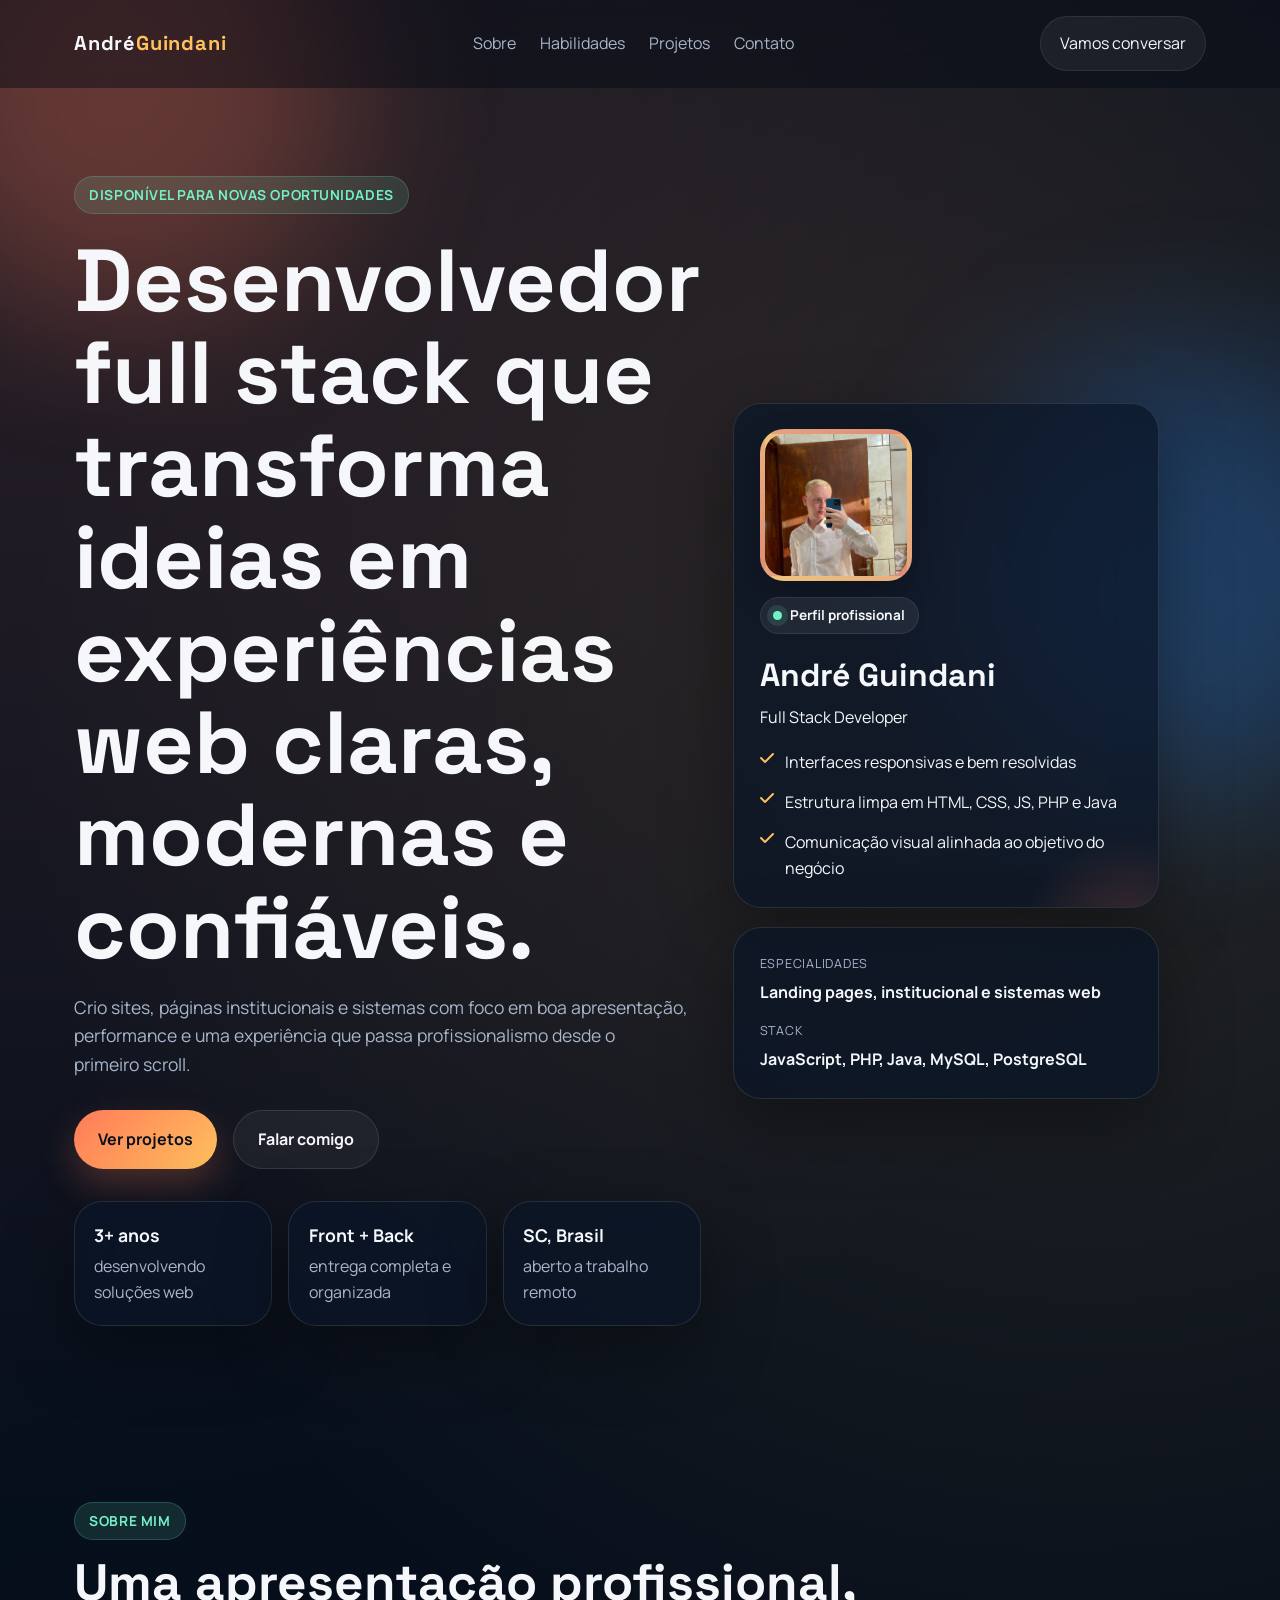
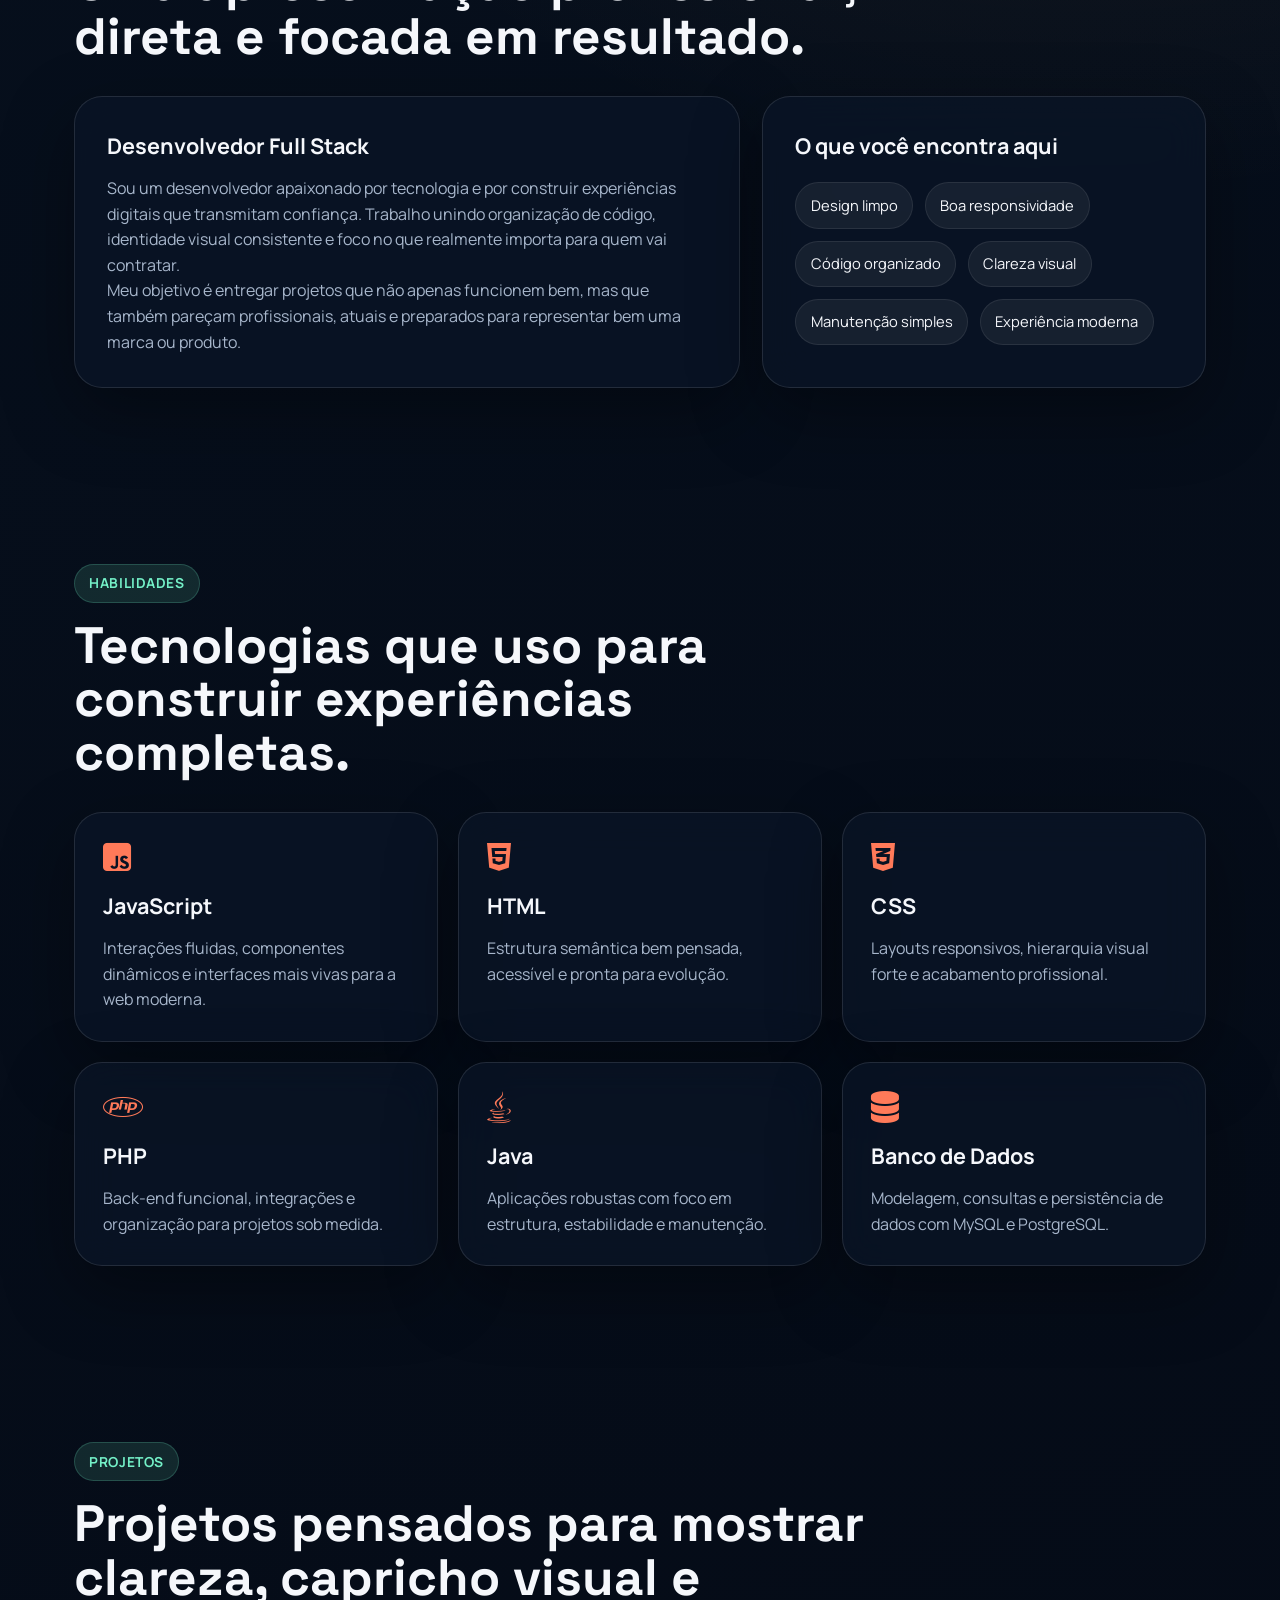
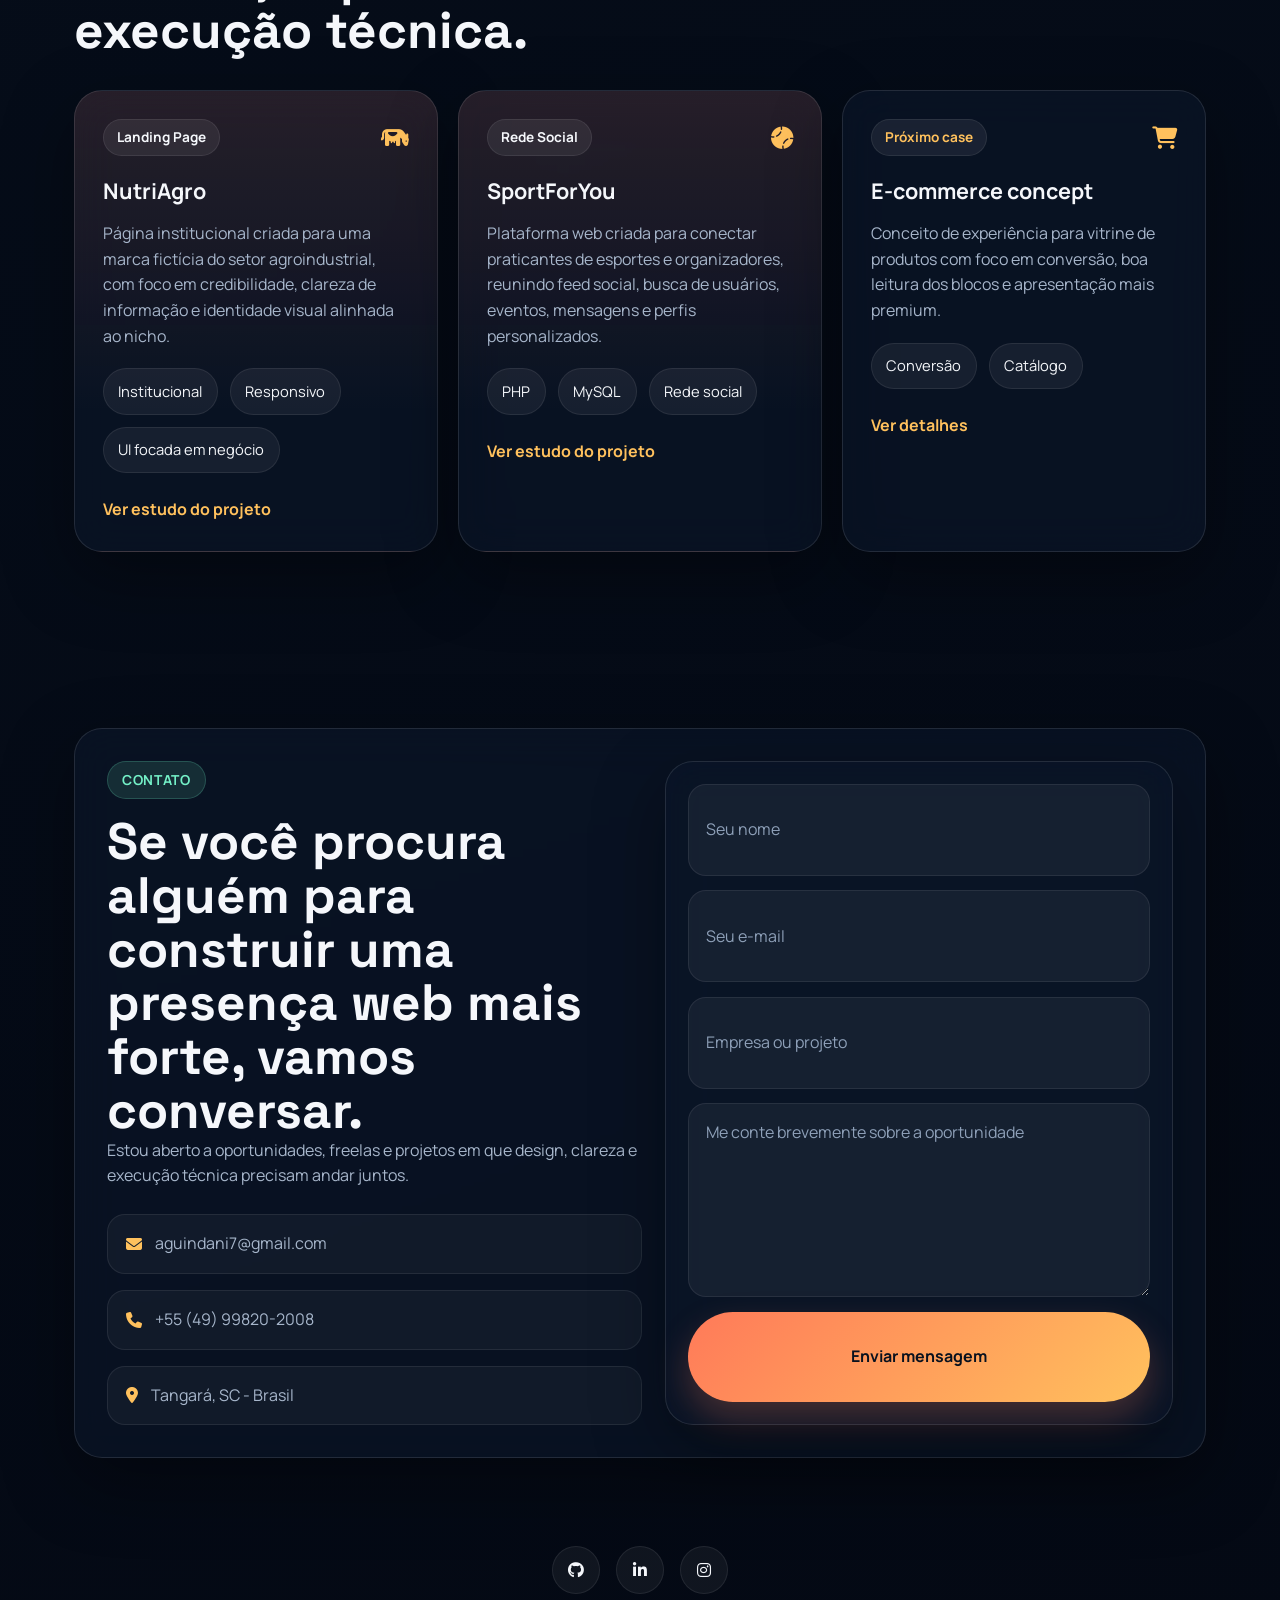
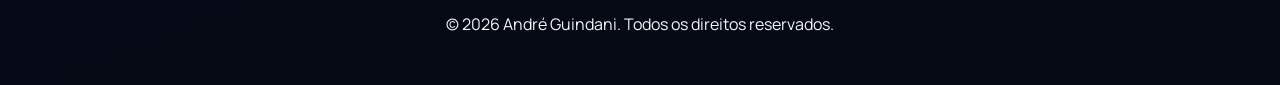
<file: index.html>
﻿<!DOCTYPE html>
<html lang="pt-BR">
<head>
    <meta charset="UTF-8">
    <meta name="viewport" content="width=device-width, initial-scale=1.0">
    <title>André Guindani | Desenvolvedor Full Stack e Portfólio Web</title>
    <meta name="description" content="Portfólio de André Guindani, desenvolvedor full stack com foco em sites institucionais, interfaces modernas, sistemas web e projetos com apresentação profissional.">
    <meta name="author" content="André Guindani">
    <meta name="robots" content="index, follow, max-image-preview:large">
    <meta name="theme-color" content="#07111f">
    <link rel="canonical" href="https://andreguindani.vercel.app/">
    <meta property="og:locale" content="pt_BR">
    <meta property="og:type" content="website">
    <meta property="og:site_name" content="Portfólio André Guindani">
    <meta property="og:url" content="https://andreguindani.vercel.app/">
    <meta property="og:title" content="André Guindani | Desenvolvedor Full Stack e Portfólio Web">
    <meta property="og:description" content="Conheça projetos, habilidades e formas de contato de André Guindani, desenvolvedor full stack com foco em experiências web modernas.">
    <meta property="og:image" content="https://andreguindani.vercel.app/src/assets/images/andre-guindani.jpg">
    <meta property="og:image:alt" content="Foto de André Guindani">
    <meta name="twitter:card" content="summary_large_image">
    <meta name="twitter:title" content="André Guindani | Desenvolvedor Full Stack e Portfólio Web">
    <meta name="twitter:description" content="Projetos, habilidades e contato de André Guindani, desenvolvedor full stack focado em experiências web modernas.">
    <meta name="twitter:image" content="https://andreguindani.vercel.app/src/assets/images/andre-guindani.jpg">
    <link rel="preconnect" href="https://fonts.googleapis.com">
    <link rel="preconnect" href="https://fonts.gstatic.com" crossorigin>
    <link href="https://fonts.googleapis.com/css2?family=Manrope:wght@400;500;600;700;800&family=Space+Grotesk:wght@500;700&display=swap" rel="stylesheet">
    <link href="https://cdnjs.cloudflare.com/ajax/libs/font-awesome/6.7.2/css/all.min.css" rel="stylesheet">
    <link rel="stylesheet" href="src/css/style.css">
    <script type="application/ld+json">
        {
            "@context": "https://schema.org",
            "@type": "Person",
            "name": "André Guindani",
            "jobTitle": "Desenvolvedor Full Stack",
            "url": "https://andreguindani.vercel.app/",
            "image": "https://andreguindani.vercel.app/src/assets/images/andre-guindani.jpg",
            "email": "mailto:aguindani7@gmail.com",
            "telephone": "+55-49-99820-2008",
            "address": {
                "@type": "PostalAddress",
                "addressLocality": "Tangará",
                "addressRegion": "SC",
                "addressCountry": "BR"
            },
            "sameAs": [
                "https://github.com/andreguindani",
                "https://www.linkedin.com/in/andr%C3%A9guindani/",
                "https://www.instagram.com/andreguindani_/"
            ]
        }
    </script>
</head>
<body>
    <div class="page-glow page-glow-one"></div>
    <div class="page-glow page-glow-two"></div>

    <header class="site-header">
        <nav>
            <a href="#home" class="logo">André<span>Guindani</span></a>
            <ul class="nav-links">
                <li><a href="#about">Sobre</a></li>
                <li><a href="#skills">Habilidades</a></li>
                <li><a href="#projects">Projetos</a></li>
                <li><a href="#contact">Contato</a></li>
            </ul>
            <a href="#contact" class="nav-cta">Vamos conversar</a>
            <button class="mobile-menu" aria-label="Abrir menu" aria-expanded="false">
                <span></span>
                <span></span>
                <span></span>
            </button>
        </nav>
    </header>

    <main>
        <section id="home" class="hero section-shell">
            <div class="hero-copy fade-in">
                <span class="eyebrow">Disponível para novas oportunidades</span>
                <h1>Desenvolvedor full stack que transforma ideias em experiências web claras, modernas e confiáveis.</h1>
                <p>
                    Crio sites, páginas institucionais e sistemas com foco em boa apresentação,
                    performance e uma experiência que passa profissionalismo desde o primeiro scroll.
                </p>
                <div class="hero-actions">
                    <a href="#projects" class="btn btn-primary">Ver projetos</a>
                    <a href="#contact" class="btn btn-secondary">Falar comigo</a>
                </div>
                <div class="hero-highlights">
                    <div>
                        <strong>3+ anos</strong>
                        <span>desenvolvendo soluções web</span>
                    </div>
                    <div>
                        <strong>Front + Back</strong>
                        <span>entrega completa e organizada</span>
                    </div>
                    <div>
                        <strong>SC, Brasil</strong>
                        <span>aberto a trabalho remoto</span>
                    </div>
                </div>
            </div>

            <div class="hero-panel fade-in">
                <div class="hero-card profile-card">
                    <div class="profile-photo-frame">
                        <img src="src/assets/images/andre-guindani.jpg" alt="Foto de André Guindani" class="profile-photo">
                    </div>
                    <div class="profile-badge">
                        <span class="status-dot"></span>
                        Perfil profissional
                    </div>
                    <h2>André Guindani</h2>
                    <p>Full Stack Developer</p>
                    <ul class="profile-points">
                        <li><i class="fa-solid fa-check"></i> Interfaces responsivas e bem resolvidas</li>
                        <li><i class="fa-solid fa-check"></i> Estrutura limpa em HTML, CSS, JS, PHP e Java</li>
                        <li><i class="fa-solid fa-check"></i> Comunicação visual alinhada ao objetivo do negócio</li>
                    </ul>
                </div>
                <div class="hero-card metrics-card">
                    <div>
                        <span class="metric-label">Especialidades</span>
                        <strong>Landing pages, institucional e sistemas web</strong>
                    </div>
                    <div>
                        <span class="metric-label">Stack</span>
                        <strong>JavaScript, PHP, Java, MySQL, PostgreSQL</strong>
                    </div>
                </div>
            </div>
        </section>

        <section id="about" class="section-shell">
            <div class="section-heading fade-in">
                <span class="eyebrow">Sobre mim</span>
                <h2 class="section-title">Uma apresentação profissional, direta e focada em resultado.</h2>
            </div>

            <div class="about-grid fade-in">
                <article class="about-card about-main">
                    <h3>Desenvolvedor Full Stack</h3>
                    <p>
                        Sou um desenvolvedor apaixonado por tecnologia e por construir experiências digitais que transmitam confiança.
                        Trabalho unindo organização de código, identidade visual consistente e foco no que realmente importa para quem vai contratar.
                    </p>
                    <p>
                        Meu objetivo é entregar projetos que não apenas funcionem bem, mas que também pareçam profissionais,
                        atuais e preparados para representar bem uma marca ou produto.
                    </p>
                </article>

                <aside class="about-card about-side">
                    <h3>O que você encontra aqui</h3>
                    <div class="tag-list">
                        <span>Design limpo</span>
                        <span>Boa responsividade</span>
                        <span>Código organizado</span>
                        <span>Clareza visual</span>
                        <span>Manutenção simples</span>
                        <span>Experiência moderna</span>
                    </div>
                </aside>
            </div>
        </section>

        <section id="skills" class="section-shell">
            <div class="section-heading fade-in">
                <span class="eyebrow">Habilidades</span>
                <h2 class="section-title">Tecnologias que uso para construir experiências completas.</h2>
            </div>

            <div class="skills-grid fade-in">
                <article class="skill-card">
                    <i class="fab fa-js-square"></i>
                    <h3>JavaScript</h3>
                    <p>Interações fluidas, componentes dinâmicos e interfaces mais vivas para a web moderna.</p>
                </article>
                <article class="skill-card">
                    <i class="fab fa-html5"></i>
                    <h3>HTML</h3>
                    <p>Estrutura semântica bem pensada, acessível e pronta para evolução.</p>
                </article>
                <article class="skill-card">
                    <i class="fab fa-css3-alt"></i>
                    <h3>CSS</h3>
                    <p>Layouts responsivos, hierarquia visual forte e acabamento profissional.</p>
                </article>
                <article class="skill-card">
                    <i class="fab fa-php"></i>
                    <h3>PHP</h3>
                    <p>Back-end funcional, integrações e organização para projetos sob medida.</p>
                </article>
                <article class="skill-card">
                    <i class="fab fa-java"></i>
                    <h3>Java</h3>
                    <p>Aplicações robustas com foco em estrutura, estabilidade e manutenção.</p>
                </article>
                <article class="skill-card">
                    <i class="fas fa-database"></i>
                    <h3>Banco de Dados</h3>
                    <p>Modelagem, consultas e persistência de dados com MySQL e PostgreSQL.</p>
                </article>
            </div>
        </section>

        <section id="projects" class="section-shell">
            <div class="section-heading fade-in">
                <span class="eyebrow">Projetos</span>
                <h2 class="section-title">Projetos pensados para mostrar clareza, capricho visual e execução técnica.</h2>
            </div>

            <div class="projects-grid fade-in">
                <article class="project-card featured-project">
                    <div class="project-topline">
                        <span class="project-pill">Landing Page</span>
                        <i class="fa-solid fa-cow"></i>
                    </div>
                    <h3>NutriAgro</h3>
                    <p>
                        Página institucional criada para uma marca fictícia do setor agroindustrial,
                        com foco em credibilidade, clareza de informação e identidade visual alinhada ao nicho.
                    </p>
                    <div class="project-tags">
                        <span>Institucional</span>
                        <span>Responsivo</span>
                        <span>UI focada em negócio</span>
                    </div>
                    <a href="projects-nutriagro.html" class="project-link">Ver estudo do projeto</a>
                </article>

                <article class="project-card featured-project">
                    <div class="project-topline">
                        <span class="project-pill">Rede Social</span>
                        <i class="fa-solid fa-baseball"></i>
                    </div>
                    <h3>SportForYou</h3>
                    <p>
                        Plataforma web criada para conectar praticantes de esportes e organizadores,
                        reunindo feed social, busca de usuários, eventos, mensagens e perfis personalizados.
                    </p>
                    <div class="project-tags">
                        <span>PHP</span>
                        <span>MySQL</span>
                        <span>Rede social</span>
                    </div>
                    <a href="projects-sportforyou.html" class="project-link">Ver estudo do projeto</a>
                </article>

                <article class="project-card soon-project">
                    <div class="project-topline">
                        <span class="project-pill neutral">Próximo case</span>
                        <i class="fas fa-shopping-cart"></i>
                    </div>
                    <h3>E-commerce concept</h3>
                    <p>
                        Conceito de experiência para vitrine de produtos com foco em conversão,
                        boa leitura dos blocos e apresentação mais premium.
                    </p>
                    <div class="project-tags">
                        <span>Conversão</span>
                        <span>Catálogo</span>
                    </div>
                    <a href="projects--.html" class="project-link">Ver detalhes</a>
                </article>
            </div>
        </section>

        <section id="contact" class="section-shell">
            <div class="contact-panel fade-in">
                <div class="contact-copy">
                    <span class="eyebrow">Contato</span>
                    <h2 class="section-title">Se você procura alguém para construir uma presença web mais forte, vamos conversar.</h2>
                    <p>
                        Estou aberto a oportunidades, freelas e projetos em que design, clareza e execução técnica precisam andar juntos.
                    </p>
                    <div class="contact-list">
                        <div class="contact-item">
                            <i class="fas fa-envelope"></i>
                            <span>aguindani7@gmail.com</span>
                        </div>
                        <div class="contact-item">
                            <i class="fas fa-phone"></i>
                            <span>+55 (49) 99820-2008</span>
                        </div>
                        <div class="contact-item">
                            <i class="fas fa-location-dot"></i>
                            <span>Tangará, SC - Brasil</span>
                        </div>
                    </div>
                </div>

                <form class="contact-form" action="https://formsubmit.co/aguindani7@gmail.com" method="POST">
                    <input type="hidden" name="_subject" value="Novo contato pelo portfólio">
                    <input type="text" name="name" placeholder="Seu nome" required>
                    <input type="email" name="email" placeholder="Seu e-mail" required>
                    <input type="text" name="company" placeholder="Empresa ou projeto">
                    <textarea name="message" rows="5" placeholder="Me conte brevemente sobre a oportunidade" required></textarea>
                    <button type="submit" class="btn btn-primary btn-full">Enviar mensagem</button>
                </form>
            </div>
        </section>
    </main>

    <footer>
        <div class="social-links">
            <a href="https://github.com/andreguindani" target="_blank" rel="noreferrer" aria-label="GitHub"><i class="fab fa-github"></i></a>
            <a href="https://www.linkedin.com/in/andr%C3%A9guindani/" target="_blank" rel="noreferrer" aria-label="LinkedIn"><i class="fab fa-linkedin-in"></i></a>
            <a href="https://www.instagram.com/andreguindani_/" target="_blank" rel="noreferrer" aria-label="Instagram"><i class="fab fa-instagram"></i></a>
        </div>
        <p>&copy; 2026 André Guindani. Todos os direitos reservados.</p>
    </footer>

    <script src="script.js"></script>
</body>
</html>
</file>
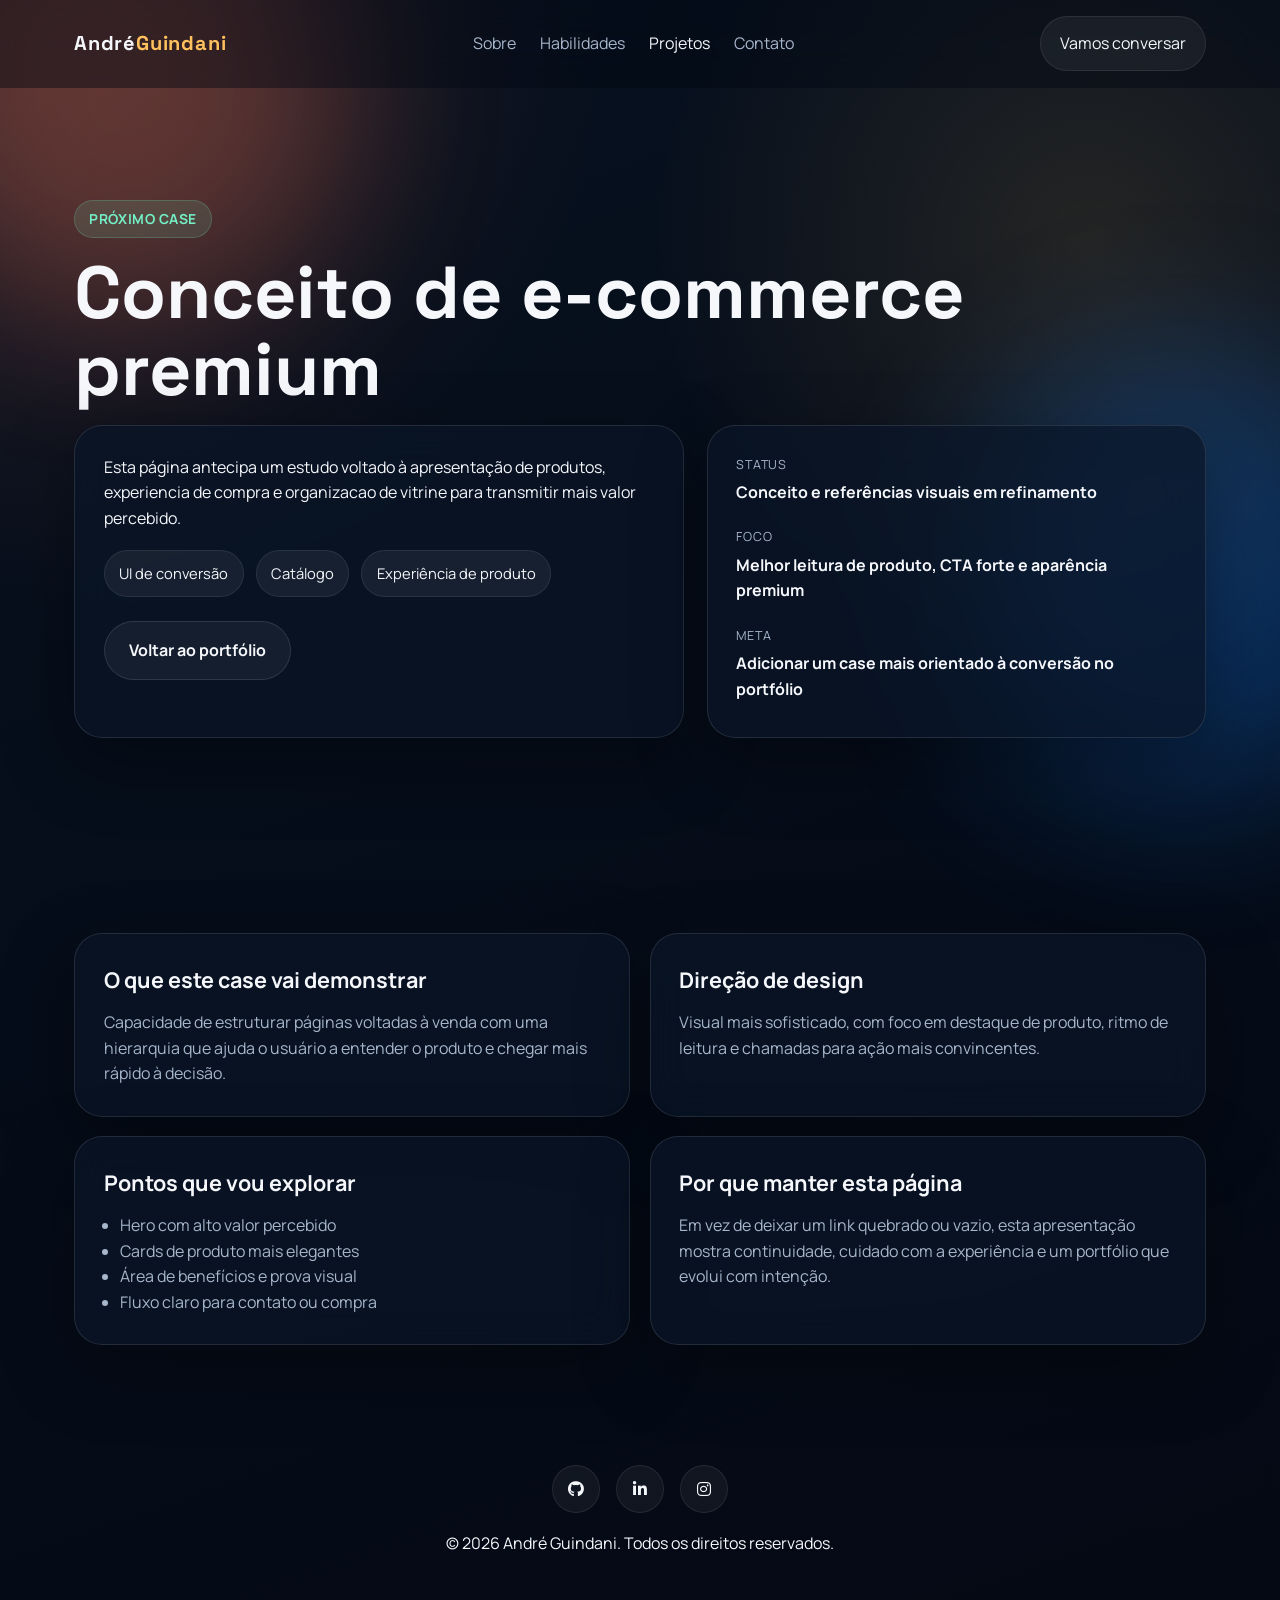
<file: projects--.html>
﻿<!DOCTYPE html>
<html lang="pt-BR">
<head>
    <meta charset="UTF-8">
    <meta name="viewport" content="width=device-width, initial-scale=1.0">
    <title>Conceito de E-commerce Premium | Próximo Case</title>
    <meta name="description" content="Prévia de um novo case de e-commerce premium no portfólio de André Guindani, com foco em conversão, vitrine de produtos e experiência visual.">
    <meta name="author" content="André Guindani">
    <meta name="robots" content="index, follow, max-image-preview:large">
    <meta name="theme-color" content="#07111f">
    <link rel="canonical" href="https://andreguindani.vercel.app/projects--.html">
    <meta property="og:locale" content="pt_BR">
    <meta property="og:type" content="article">
    <meta property="og:site_name" content="Portfólio André Guindani">
    <meta property="og:url" content="https://andreguindani.vercel.app/projects--.html">
    <meta property="og:title" content="Conceito de E-commerce Premium | Próximo Case">
    <meta property="og:description" content="Prévia de um case voltado a conversão, organização de vitrine e apresentação premium de produto.">
    <meta property="og:image" content="https://andreguindani.vercel.app/src/assets/images/andre-guindani.jpg">
    <meta property="og:image:alt" content="Portfólio de André Guindani">
    <meta name="twitter:card" content="summary_large_image">
    <meta name="twitter:title" content="Conceito de E-commerce Premium | Próximo Case">
    <meta name="twitter:description" content="Prévia de um case de e-commerce premium no portfólio de André Guindani.">
    <meta name="twitter:image" content="https://andreguindani.vercel.app/src/assets/images/andre-guindani.jpg">
    <link rel="preconnect" href="https://fonts.googleapis.com">
    <link rel="preconnect" href="https://fonts.gstatic.com" crossorigin>
    <link href="https://fonts.googleapis.com/css2?family=Manrope:wght@400;500;600;700;800&family=Space+Grotesk:wght@500;700&display=swap" rel="stylesheet">
    <link href="https://cdnjs.cloudflare.com/ajax/libs/font-awesome/6.7.2/css/all.min.css" rel="stylesheet">
    <link rel="stylesheet" href="src/css/project.css">
    <script type="application/ld+json">
        {
            "@context": "https://schema.org",
            "@type": "WebPage",
            "name": "Conceito de E-commerce Premium",
            "url": "https://andreguindani.vercel.app/projects--.html",
            "author": {
                "@type": "Person",
                "name": "André Guindani"
            },
            "description": "Prévia de um novo case de e-commerce com foco em conversão, valor percebido e experiência de produto."
        }
    </script>
</head>
<body class="project-page">
    <div class="page-glow page-glow-one"></div>
    <div class="page-glow page-glow-two"></div>

    <header class="site-header scrolled">
        <nav>
            <a href="index.html#home" class="logo">André<span>Guindani</span></a>
            <ul class="nav-links">
                <li><a href="index.html#about">Sobre</a></li>
                <li><a href="index.html#skills">Habilidades</a></li>
                <li><a href="index.html#projects" class="active">Projetos</a></li>
                <li><a href="index.html#contact">Contato</a></li>
            </ul>
            <a href="index.html#contact" class="nav-cta">Vamos conversar</a>
            <button class="mobile-menu" aria-label="Abrir menu" aria-expanded="false">
                <span></span>
                <span></span>
                <span></span>
            </button>
        </nav>
    </header>

    <main>
        <section class="section-shell project-hero">
            <span class="eyebrow fade-in">Próximo case</span>
            <h1 class="project-title fade-in">Conceito de e-commerce premium</h1>
            <div class="project-layout">
                <article class="project-overview fade-in">
                    <p>
                        Esta página antecipa um estudo voltado à apresentação de produtos,
                        experiencia de compra e organizacao de vitrine para transmitir mais valor percebido.
                    </p>
                    <div class="project-tags">
                        <span>UI de conversão</span>
                        <span>Catálogo</span>
                        <span>Experiência de produto</span>
                    </div>
                    <a href="index.html#projects" class="btn btn-secondary back-link">Voltar ao portfólio</a>
                </article>

                <aside class="project-overview project-meta fade-in">
                    <div>
                        <span class="metric-label">Status</span>
                        <strong>Conceito e referências visuais em refinamento</strong>
                    </div>
                    <div>
                        <span class="metric-label">Foco</span>
                        <strong>Melhor leitura de produto, CTA forte e aparência premium</strong>
                    </div>
                    <div>
                        <span class="metric-label">Meta</span>
                        <strong>Adicionar um case mais orientado à conversão no portfólio</strong>
                    </div>
                </aside>
            </div>
        </section>

        <section class="section-shell">
            <div class="project-section-grid">
                <article class="project-section-card fade-in">
                    <h3>O que este case vai demonstrar</h3>
                    <p>
                        Capacidade de estruturar páginas voltadas à venda com uma hierarquia que ajuda o usuário
                        a entender o produto e chegar mais rápido à decisão.
                    </p>
                </article>
                <article class="project-section-card fade-in">
                    <h3>Direção de design</h3>
                    <p>
                        Visual mais sofisticado, com foco em destaque de produto, ritmo de leitura e chamadas para ação mais convincentes.
                    </p>
                </article>
                <article class="project-section-card fade-in">
                    <h3>Pontos que vou explorar</h3>
                    <ul>
                        <li>Hero com alto valor percebido</li>
                        <li>Cards de produto mais elegantes</li>
                        <li>Área de benefícios e prova visual</li>
                        <li>Fluxo claro para contato ou compra</li>
                    </ul>
                </article>
                <article class="project-section-card fade-in">
                    <h3>Por que manter esta página</h3>
                    <p>
                        Em vez de deixar um link quebrado ou vazio, esta apresentação mostra continuidade,
                        cuidado com a experiência e um portfólio que evolui com intenção.
                    </p>
                </article>
            </div>
        </section>
    </main>

    <footer>
        <div class="social-links">
            <a href="https://github.com/andreguindani" target="_blank" rel="noreferrer" aria-label="GitHub"><i class="fab fa-github"></i></a>
            <a href="https://www.linkedin.com/in/andr%C3%A9guindani/" target="_blank" rel="noreferrer" aria-label="LinkedIn"><i class="fab fa-linkedin-in"></i></a>
            <a href="https://www.instagram.com/andreguindani_/" target="_blank" rel="noreferrer" aria-label="Instagram"><i class="fab fa-instagram"></i></a>
        </div>
        <p>&copy; 2026 André Guindani. Todos os direitos reservados.</p>
    </footer>

    <script src="script.js"></script>
</body>
</html>
</file>
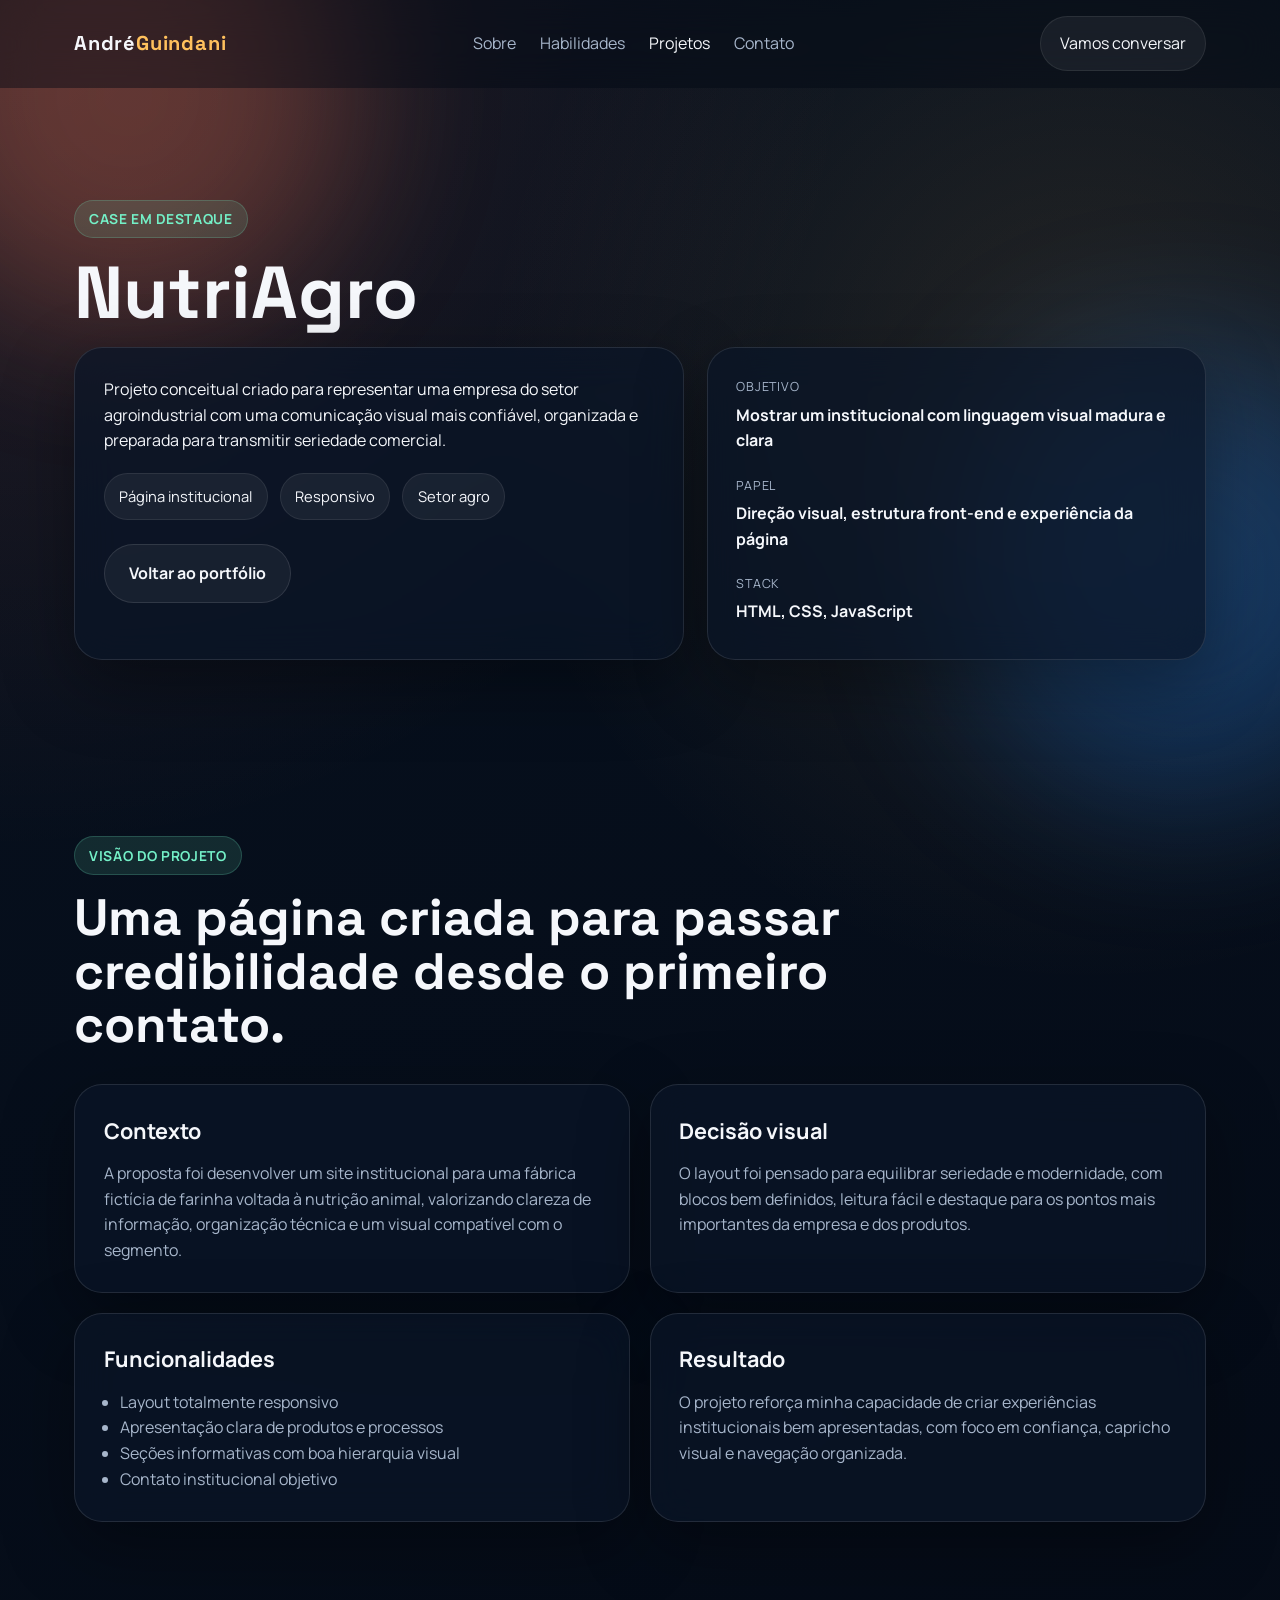
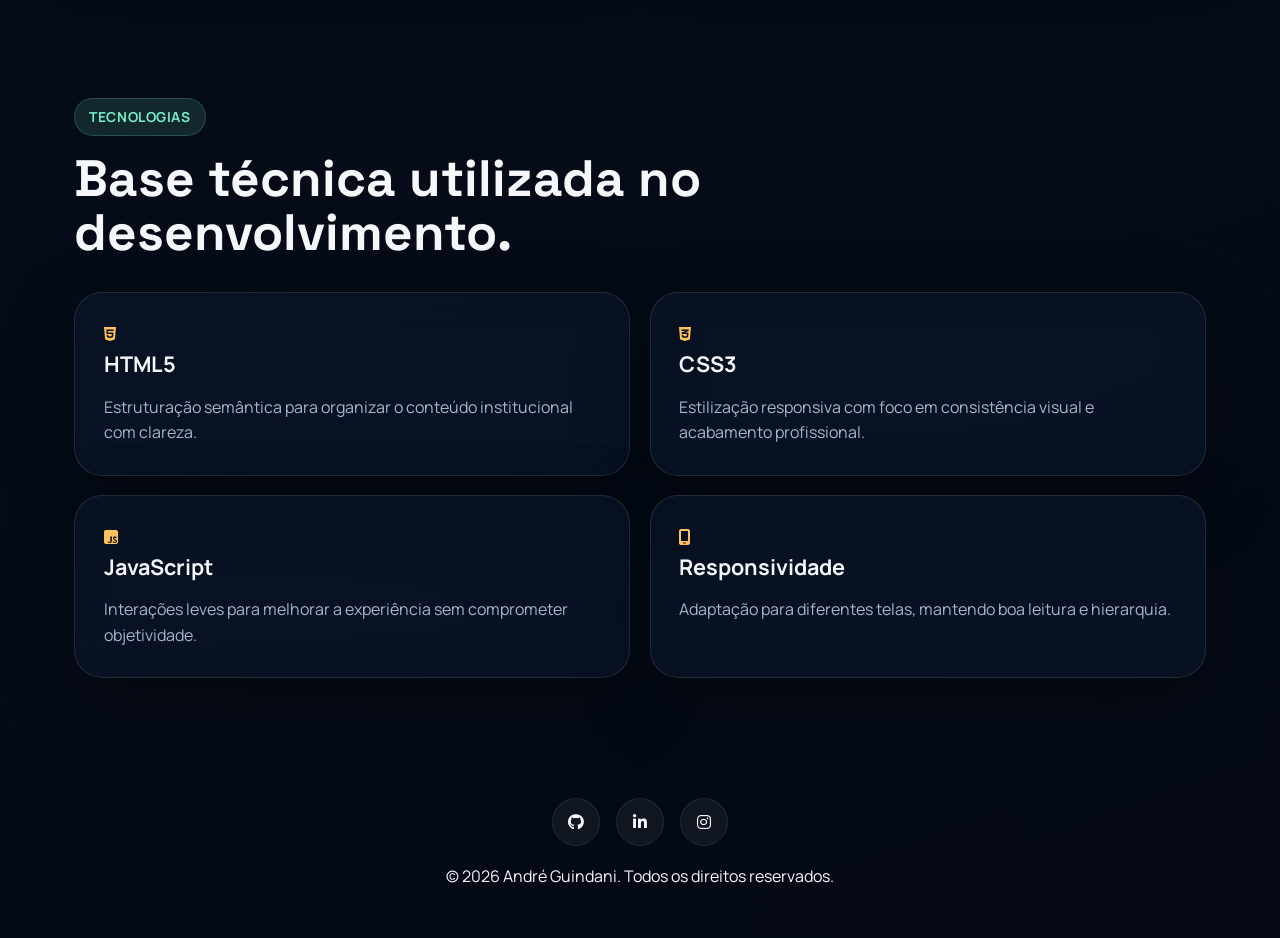
<file: projects-nutriagro.html>
﻿<!DOCTYPE html>
<html lang="pt-BR">
<head>
    <meta charset="UTF-8">
    <meta name="viewport" content="width=device-width, initial-scale=1.0">
    <title>NutriAgro | Case de Página Institucional</title>
    <meta name="description" content="Case do projeto NutriAgro, página institucional criada para o setor agroindustrial com foco em clareza, credibilidade e apresentação profissional.">
    <meta name="author" content="André Guindani">
    <meta name="robots" content="index, follow, max-image-preview:large">
    <meta name="theme-color" content="#07111f">
    <link rel="canonical" href="https://andreguindani.vercel.app/projects-nutriagro.html">
    <meta property="og:locale" content="pt_BR">
    <meta property="og:type" content="article">
    <meta property="og:site_name" content="Portfólio André Guindani">
    <meta property="og:url" content="https://andreguindani.vercel.app/projects-nutriagro.html">
    <meta property="og:title" content="NutriAgro | Case de Página Institucional">
    <meta property="og:description" content="Veja o case NutriAgro, projeto institucional com foco em credibilidade, hierarquia visual e comunicação clara.">
    <meta property="og:image" content="https://andreguindani.vercel.app/src/assets/images/andre-guindani.jpg">
    <meta property="og:image:alt" content="Portfólio de André Guindani">
    <meta name="twitter:card" content="summary_large_image">
    <meta name="twitter:title" content="NutriAgro | Case de Página Institucional">
    <meta name="twitter:description" content="Projeto institucional com foco em credibilidade, hierarquia visual e comunicação clara no portfólio de André Guindani.">
    <meta name="twitter:image" content="https://andreguindani.vercel.app/src/assets/images/andre-guindani.jpg">
    <link rel="preconnect" href="https://fonts.googleapis.com">
    <link rel="preconnect" href="https://fonts.gstatic.com" crossorigin>
    <link href="https://fonts.googleapis.com/css2?family=Manrope:wght@400;500;600;700;800&family=Space+Grotesk:wght@500;700&display=swap" rel="stylesheet">
    <link href="https://cdnjs.cloudflare.com/ajax/libs/font-awesome/6.7.2/css/all.min.css" rel="stylesheet">
    <link rel="stylesheet" href="src/css/project.css">
    <script type="application/ld+json">
        {
            "@context": "https://schema.org",
            "@type": "CreativeWork",
            "name": "NutriAgro",
            "url": "https://andreguindani.vercel.app/projects-nutriagro.html",
            "author": {
                "@type": "Person",
                "name": "André Guindani"
            },
            "description": "Projeto conceitual de página institucional para o setor agroindustrial com foco em credibilidade e clareza de informação."
        }
    </script>
</head>
<body class="project-page">
    <div class="page-glow page-glow-one"></div>
    <div class="page-glow page-glow-two"></div>

    <header class="site-header scrolled">
        <nav>
            <a href="index.html#home" class="logo">André<span>Guindani</span></a>
            <ul class="nav-links">
                <li><a href="index.html#about">Sobre</a></li>
                <li><a href="index.html#skills">Habilidades</a></li>
                <li><a href="index.html#projects" class="active">Projetos</a></li>
                <li><a href="index.html#contact">Contato</a></li>
            </ul>
            <a href="index.html#contact" class="nav-cta">Vamos conversar</a>
            <button class="mobile-menu" aria-label="Abrir menu" aria-expanded="false">
                <span></span>
                <span></span>
                <span></span>
            </button>
        </nav>
    </header>

    <main>
        <section class="section-shell project-hero">
            <span class="eyebrow fade-in">Case em destaque</span>
            <h1 class="project-title fade-in">NutriAgro</h1>
            <div class="project-layout">
                <article class="project-overview fade-in">
                    <p>
                        Projeto conceitual criado para representar uma empresa do setor agroindustrial com uma comunicação visual mais confiável,
                        organizada e preparada para transmitir seriedade comercial.
                    </p>
                    <div class="project-tags">
                        <span>Página institucional</span>
                        <span>Responsivo</span>
                        <span>Setor agro</span>
                    </div>
                    <a href="index.html#projects" class="btn btn-secondary back-link">Voltar ao portfólio</a>
                </article>

                <aside class="project-overview project-meta fade-in">
                    <div>
                        <span class="metric-label">Objetivo</span>
                        <strong>Mostrar um institucional com linguagem visual madura e clara</strong>
                    </div>
                    <div>
                        <span class="metric-label">Papel</span>
                        <strong>Direção visual, estrutura front-end e experiência da página</strong>
                    </div>
                    <div>
                        <span class="metric-label">Stack</span>
                        <strong>HTML, CSS, JavaScript</strong>
                    </div>
                </aside>
            </div>
        </section>

        <section class="section-shell">
            <div class="section-heading fade-in">
                <span class="eyebrow">Visão do projeto</span>
                <h2 class="section-title">Uma página criada para passar credibilidade desde o primeiro contato.</h2>
            </div>

            <div class="project-section-grid">
                <article class="project-section-card fade-in">
                    <h3>Contexto</h3>
                    <p>
                        A proposta foi desenvolver um site institucional para uma fábrica fictícia de farinha voltada à nutrição animal,
                        valorizando clareza de informação, organização técnica e um visual compatível com o segmento.
                    </p>
                </article>
                <article class="project-section-card fade-in">
                    <h3>Decisão visual</h3>
                    <p>
                        O layout foi pensado para equilibrar seriedade e modernidade, com blocos bem definidos,
                        leitura fácil e destaque para os pontos mais importantes da empresa e dos produtos.
                    </p>
                </article>
                <article class="project-section-card fade-in">
                    <h3>Funcionalidades</h3>
                    <ul>
                        <li>Layout totalmente responsivo</li>
                        <li>Apresentação clara de produtos e processos</li>
                        <li>Seções informativas com boa hierarquia visual</li>
                        <li>Contato institucional objetivo</li>
                    </ul>
                </article>
                <article class="project-section-card fade-in">
                    <h3>Resultado</h3>
                    <p>
                        O projeto reforça minha capacidade de criar experiências institucionais bem apresentadas,
                        com foco em confiança, capricho visual e navegação organizada.
                    </p>
                </article>
            </div>
        </section>

        <section class="section-shell">
            <div class="section-heading fade-in">
                <span class="eyebrow">Tecnologias</span>
                <h2 class="section-title">Base técnica utilizada no desenvolvimento.</h2>
            </div>

            <div class="timeline-grid">
                <article class="timeline-card fade-in">
                    <i class="fab fa-html5"></i>
                    <h3>HTML5</h3>
                    <p>Estruturação semântica para organizar o conteúdo institucional com clareza.</p>
                </article>
                <article class="timeline-card fade-in">
                    <i class="fab fa-css3-alt"></i>
                    <h3>CSS3</h3>
                    <p>Estilização responsiva com foco em consistência visual e acabamento profissional.</p>
                </article>
                <article class="timeline-card fade-in">
                    <i class="fab fa-js-square"></i>
                    <h3>JavaScript</h3>
                    <p>Interações leves para melhorar a experiência sem comprometer objetividade.</p>
                </article>
                <article class="timeline-card fade-in">
                    <i class="fas fa-mobile-screen"></i>
                    <h3>Responsividade</h3>
                    <p>Adaptação para diferentes telas, mantendo boa leitura e hierarquia.</p>
                </article>
            </div>
        </section>
    </main>

    <footer>
        <div class="social-links">
            <a href="https://github.com/andreguindani" target="_blank" rel="noreferrer" aria-label="GitHub"><i class="fab fa-github"></i></a>
            <a href="https://www.linkedin.com/in/andr%C3%A9guindani/" target="_blank" rel="noreferrer" aria-label="LinkedIn"><i class="fab fa-linkedin-in"></i></a>
            <a href="https://www.instagram.com/andreguindani_/" target="_blank" rel="noreferrer" aria-label="Instagram"><i class="fab fa-instagram"></i></a>
        </div>
        <p>&copy; 2026 André Guindani. Todos os direitos reservados.</p>
    </footer>

    <script src="script.js"></script>
</body>
</html>
</file>
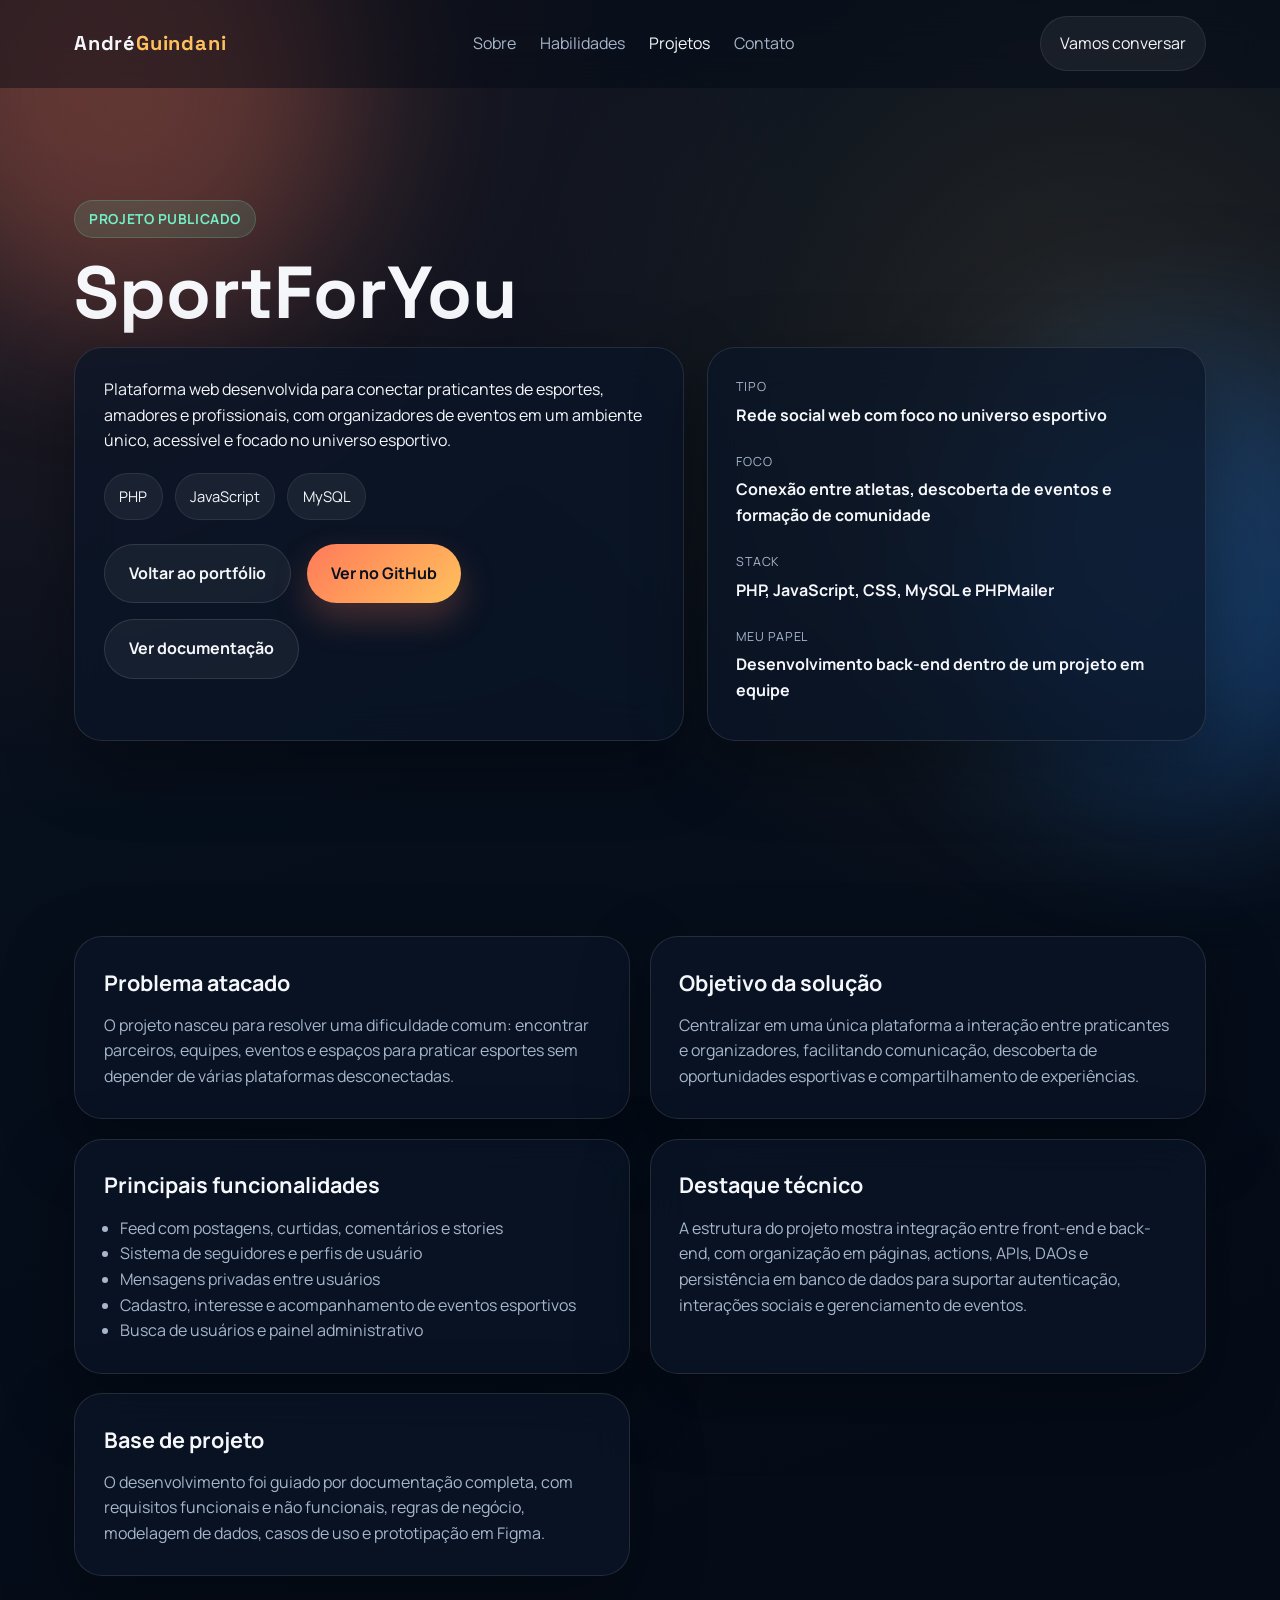
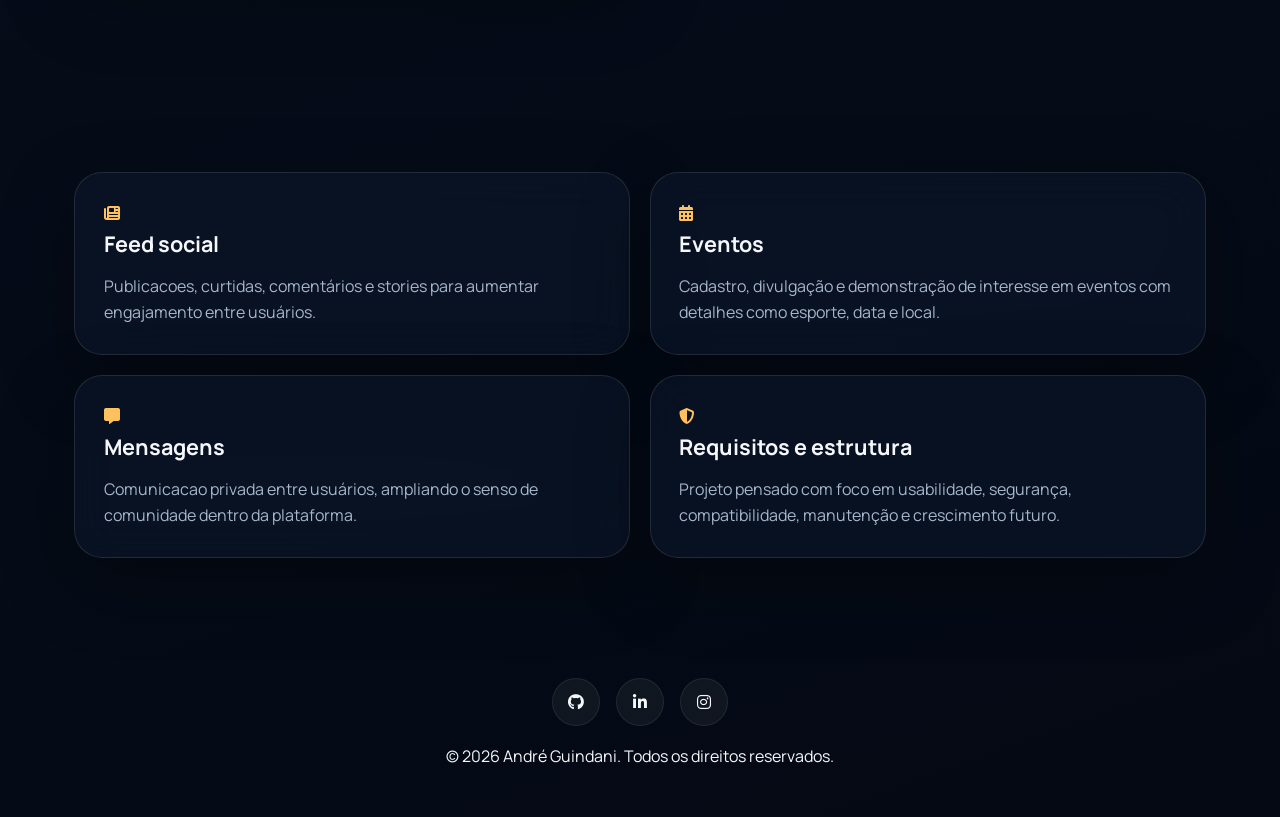
<file: projects-sportforyou.html>
﻿<!DOCTYPE html>
<html lang="pt-BR">
<head>
    <meta charset="UTF-8">
    <meta name="viewport" content="width=device-width, initial-scale=1.0">
    <title>SportForYou | Case de Rede Social Esportiva</title>
    <meta name="description" content="Case do projeto SportForYou, uma plataforma web para conectar praticantes de esportes, eventos e interações sociais com PHP, JavaScript e MySQL.">
    <meta name="author" content="André Guindani">
    <meta name="robots" content="index, follow, max-image-preview:large">
    <meta name="theme-color" content="#07111f">
    <link rel="canonical" href="https://andreguindani.vercel.app/projects-sportforyou.html">
    <meta property="og:locale" content="pt_BR">
    <meta property="og:type" content="article">
    <meta property="og:site_name" content="Portfólio André Guindani">
    <meta property="og:url" content="https://andreguindani.vercel.app/projects-sportforyou.html">
    <meta property="og:title" content="SportForYou | Case de Rede Social Esportiva">
    <meta property="og:description" content="Conheça o case SportForYou, projeto web com feed social, eventos, mensagens e documentação técnica.">
    <meta property="og:image" content="https://andreguindani.vercel.app/src/assets/images/andre-guindani.jpg">
    <meta property="og:image:alt" content="Portfólio de André Guindani">
    <meta name="twitter:card" content="summary_large_image">
    <meta name="twitter:title" content="SportForYou | Case de Rede Social Esportiva">
    <meta name="twitter:description" content="Projeto web com feed social, eventos, mensagens e documentação técnica no portfólio de André Guindani.">
    <meta name="twitter:image" content="https://andreguindani.vercel.app/src/assets/images/andre-guindani.jpg">
    <link rel="preconnect" href="https://fonts.googleapis.com">
    <link rel="preconnect" href="https://fonts.gstatic.com" crossorigin>
    <link href="https://fonts.googleapis.com/css2?family=Manrope:wght@400;500;600;700;800&family=Space+Grotesk:wght@500;700&display=swap" rel="stylesheet">
    <link href="https://cdnjs.cloudflare.com/ajax/libs/font-awesome/6.7.2/css/all.min.css" rel="stylesheet">
    <link rel="stylesheet" href="src/css/project.css">
    <script type="application/ld+json">
        {
            "@context": "https://schema.org",
            "@type": "SoftwareSourceCode",
            "name": "SportForYou",
            "url": "https://andreguindani.vercel.app/projects-sportforyou.html",
            "author": {
                "@type": "Person",
                "name": "André Guindani"
            },
            "programmingLanguage": [
                "PHP",
                "JavaScript",
                "CSS",
                "MySQL"
            ],
            "codeRepository": "https://github.com/Carlinn01/SportForyou",
            "description": "Projeto de plataforma web para conectar praticantes de esportes e organizadores com recursos de feed social, mensagens e eventos."
        }
    </script>
</head>
<body class="project-page">
    <div class="page-glow page-glow-one"></div>
    <div class="page-glow page-glow-two"></div>

    <header class="site-header scrolled">
        <nav>
            <a href="index.html#home" class="logo">André<span>Guindani</span></a>
            <ul class="nav-links">
                <li><a href="index.html#about">Sobre</a></li>
                <li><a href="index.html#skills">Habilidades</a></li>
                <li><a href="index.html#projects" class="active">Projetos</a></li>
                <li><a href="index.html#contact">Contato</a></li>
            </ul>
            <a href="index.html#contact" class="nav-cta">Vamos conversar</a>
            <button class="mobile-menu" aria-label="Abrir menu" aria-expanded="false">
                <span></span>
                <span></span>
                <span></span>
            </button>
        </nav>
    </header>

    <main>
        <section class="section-shell project-hero">
            <span class="eyebrow fade-in">Projeto publicado</span>
            <h1 class="project-title fade-in">SportForYou</h1>
            <div class="project-layout">
                <article class="project-overview fade-in">
                    <p>
                        Plataforma web desenvolvida para conectar praticantes de esportes, amadores e profissionais,
                        com organizadores de eventos em um ambiente único, acessível e focado no universo esportivo.
                    </p>
                    <div class="project-tags">
                        <span>PHP</span>
                        <span>JavaScript</span>
                        <span>MySQL</span>
                    </div>
                    <div class="hero-actions back-link">
                        <a href="index.html#projects" class="btn btn-secondary">Voltar ao portfólio</a>
                        <a href="https://github.com/Carlinn01/SportForyou" class="btn btn-primary" target="_blank" rel="noreferrer">Ver no GitHub</a>
                        <a href="src/assets/docs/sportforyou-documentacao.pdf" class="btn btn-secondary" target="_blank" rel="noreferrer">Ver documentação</a>
                    </div>
                </article>

                <aside class="project-overview project-meta fade-in">
                    <div>
                        <span class="metric-label">Tipo</span>
                        <strong>Rede social web com foco no universo esportivo</strong>
                    </div>
                    <div>
                        <span class="metric-label">Foco</span>
                        <strong>Conexão entre atletas, descoberta de eventos e formação de comunidade</strong>
                    </div>
                    <div>
                        <span class="metric-label">Stack</span>
                        <strong>PHP, JavaScript, CSS, MySQL e PHPMailer</strong>
                    </div>
                    <div>
                        <span class="metric-label">Meu papel</span>
                        <strong>Desenvolvimento back-end dentro de um projeto em equipe</strong>
                    </div>
                </aside>
            </div>
        </section>

        <section class="section-shell">
            <div class="project-section-grid">
                <article class="project-section-card fade-in">
                    <h3>Problema atacado</h3>
                    <p>
                        O projeto nasceu para resolver uma dificuldade comum: encontrar parceiros, equipes,
                        eventos e espaços para praticar esportes sem depender de várias plataformas desconectadas.
                    </p>
                </article>
                <article class="project-section-card fade-in">
                    <h3>Objetivo da solução</h3>
                    <p>
                        Centralizar em uma única plataforma a interação entre praticantes e organizadores,
                        facilitando comunicação, descoberta de oportunidades esportivas e compartilhamento de experiências.
                    </p>
                </article>
                <article class="project-section-card fade-in">
                    <h3>Principais funcionalidades</h3>
                    <ul>
                        <li>Feed com postagens, curtidas, comentários e stories</li>
                        <li>Sistema de seguidores e perfis de usuário</li>
                        <li>Mensagens privadas entre usuários</li>
                        <li>Cadastro, interesse e acompanhamento de eventos esportivos</li>
                        <li>Busca de usuários e painel administrativo</li>
                    </ul>
                </article>
                <article class="project-section-card fade-in">
                    <h3>Destaque técnico</h3>
                    <p>
                        A estrutura do projeto mostra integração entre front-end e back-end, com organização em páginas,
                        actions, APIs, DAOs e persistência em banco de dados para suportar autenticação, interações sociais
                        e gerenciamento de eventos.
                    </p>
                </article>
                <article class="project-section-card fade-in">
                    <h3>Base de projeto</h3>
                    <p>
                        O desenvolvimento foi guiado por documentação completa, com requisitos funcionais e não funcionais,
                        regras de negócio, modelagem de dados, casos de uso e prototipação em Figma.
                    </p>
                </article>
            </div>
        </section>

        <section class="section-shell">
            <div class="timeline-grid">
                <article class="timeline-card fade-in">
                    <i class="fa-solid fa-newspaper"></i>
                    <h3>Feed social</h3>
                    <p>Publicacoes, curtidas, comentários e stories para aumentar engajamento entre usuários.</p>
                </article>
                <article class="timeline-card fade-in">
                    <i class="fa-solid fa-calendar-days"></i>
                    <h3>Eventos</h3>
                    <p>Cadastro, divulgação e demonstração de interesse em eventos com detalhes como esporte, data e local.</p>
                </article>
                <article class="timeline-card fade-in">
                    <i class="fa-solid fa-message"></i>
                    <h3>Mensagens</h3>
                    <p>Comunicacao privada entre usuários, ampliando o senso de comunidade dentro da plataforma.</p>
                </article>
                <article class="timeline-card fade-in">
                    <i class="fa-solid fa-shield-halved"></i>
                    <h3>Requisitos e estrutura</h3>
                    <p>Projeto pensado com foco em usabilidade, segurança, compatibilidade, manutenção e crescimento futuro.</p>
                </article>
            </div>
        </section>
    </main>

    <footer>
        <div class="social-links">
            <a href="https://github.com/andreguindani" target="_blank" rel="noreferrer" aria-label="GitHub"><i class="fab fa-github"></i></a>
            <a href="https://www.linkedin.com/in/andr%C3%A9guindani/" target="_blank" rel="noreferrer" aria-label="LinkedIn"><i class="fab fa-linkedin-in"></i></a>
            <a href="https://www.instagram.com/andreguindani_/" target="_blank" rel="noreferrer" aria-label="Instagram"><i class="fab fa-instagram"></i></a>
        </div>
        <p>&copy; 2026 André Guindani. Todos os direitos reservados.</p>
    </footer>

    <script src="script.js"></script>
</body>
</html>
</file>
<file: src/css/style.css>
﻿:root {
    --bg: #07111f;
    --bg-deep: #040914;
    --surface: rgba(10, 22, 39, 0.72);
    --surface-strong: rgba(12, 27, 46, 0.92);
    --surface-soft: rgba(255, 255, 255, 0.06);
    --text: #f5f7fb;
    --muted: #a7b6cb;
    --line: rgba(255, 255, 255, 0.11);
    --accent: #ff7a59;
    --accent-soft: #ffc15d;
    --success: #74f0c7;
    --shadow: 0 24px 70px rgba(0, 0, 0, 0.35);
    --radius: 28px;
    --radius-sm: 18px;
    --container: 1180px;
}

* {
    margin: 0;
    padding: 0;
    box-sizing: border-box;
}

html {
    scroll-behavior: smooth;
}

img,
svg,
video {
    display: block;
    max-width: 100%;
}

body {
    font-family: 'Manrope', sans-serif;
    background:
        radial-gradient(circle at top left, rgba(255, 122, 89, 0.15), transparent 30%),
        radial-gradient(circle at 85% 15%, rgba(255, 193, 93, 0.12), transparent 25%),
        linear-gradient(160deg, var(--bg) 0%, var(--bg-deep) 100%);
    color: var(--text);
    line-height: 1.6;
    overflow-x: hidden;
}

body.menu-open {
    overflow: hidden;
}

a {
    color: inherit;
    text-decoration: none;
}

button,
input,
textarea {
    font: inherit;
}

.page-glow {
    position: fixed;
    width: 28rem;
    height: 28rem;
    border-radius: 50%;
    filter: blur(80px);
    opacity: 0.28;
    pointer-events: none;
    z-index: -1;
}

.page-glow-one {
    top: -8rem;
    left: -6rem;
    background: #ff7a59;
}

.page-glow-two {
    right: -8rem;
    top: 22rem;
    background: #1883ff;
}

.site-header {
    position: sticky;
    top: 0;
    z-index: 1000;
    background: rgba(4, 9, 20, 0.45);
    backdrop-filter: blur(18px);
    border-bottom: 1px solid transparent;
    transition: background 0.3s ease, border-color 0.3s ease, box-shadow 0.3s ease;
}

.site-header.scrolled {
    background: rgba(4, 9, 20, 0.82);
    border-color: var(--line);
    box-shadow: 0 10px 40px rgba(0, 0, 0, 0.16);
}

nav {
    max-width: var(--container);
    margin: 0 auto;
    padding: 1rem 1.5rem;
    display: flex;
    align-items: center;
    justify-content: space-between;
    gap: 1rem;
}

.logo {
    font-family: 'Space Grotesk', sans-serif;
    font-size: 1.25rem;
    font-weight: 700;
    letter-spacing: 0.04em;
}

.logo span {
    color: var(--accent-soft);
}

.nav-links {
    display: flex;
    align-items: center;
    list-style: none;
    gap: 1.5rem;
}

.nav-links a {
    color: var(--muted);
    transition: color 0.25s ease;
}

.nav-links a:hover,
.nav-links a.active {
    color: var(--text);
}

.nav-cta,
.btn {
    display: inline-flex;
    align-items: center;
    justify-content: center;
    border-radius: 999px;
    transition: transform 0.25s ease, box-shadow 0.25s ease, background 0.25s ease, color 0.25s ease;
}

.nav-cta {
    padding: 0.85rem 1.2rem;
    background: rgba(255, 255, 255, 0.06);
    border: 1px solid rgba(255, 255, 255, 0.08);
    color: var(--text);
}

.nav-cta:hover,
.btn:hover {
    transform: translateY(-2px);
}

.mobile-menu {
    display: none;
    width: 3rem;
    height: 3rem;
    border: 1px solid var(--line);
    background: rgba(255, 255, 255, 0.04);
    border-radius: 16px;
    cursor: pointer;
    flex-direction: column;
    justify-content: center;
    gap: 0.28rem;
    padding: 0 0.7rem;
}

.mobile-menu span {
    width: 100%;
    height: 2px;
    background: var(--text);
    transition: transform 0.25s ease, opacity 0.25s ease;
}

.mobile-menu.active span:nth-child(1) {
    transform: translateY(6px) rotate(45deg);
}

.mobile-menu.active span:nth-child(2) {
    opacity: 0;
}

.mobile-menu.active span:nth-child(3) {
    transform: translateY(-6px) rotate(-45deg);
}

.section-shell {
    max-width: var(--container);
    margin: 0 auto;
    padding: 5.5rem 1.5rem;
}

.hero {
    min-height: calc(100vh - 76px);
    display: grid;
    grid-template-columns: 1.1fr 0.9fr;
    align-items: center;
    gap: 2rem;
    position: relative;
}

.eyebrow {
    display: inline-flex;
    align-items: center;
    gap: 0.5rem;
    padding: 0.45rem 0.9rem;
    border-radius: 999px;
    background: rgba(116, 240, 199, 0.12);
    border: 1px solid rgba(116, 240, 199, 0.2);
    color: var(--success);
    font-size: 0.86rem;
    font-weight: 700;
    letter-spacing: 0.04em;
    text-transform: uppercase;
}

.hero-copy h1,
.section-title,
.project-title,
.contact-copy h2 {
    font-family: 'Space Grotesk', sans-serif;
    line-height: 1.05;
}

.hero-copy h1 {
    max-width: 11ch;
    font-size: clamp(3rem, 7vw, 5.5rem);
    margin: 1.3rem 0 1.2rem;
}

.hero-copy p {
    max-width: 42rem;
    font-size: 1.1rem;
    color: var(--muted);
    text-wrap: pretty;
}

.hero-actions {
    display: flex;
    flex-wrap: wrap;
    gap: 1rem;
    margin: 2rem 0;
}

.btn {
    padding: 1rem 1.5rem;
    font-weight: 700;
}

.btn-primary {
    background: linear-gradient(135deg, var(--accent), var(--accent-soft));
    color: #09111e;
    box-shadow: 0 16px 35px rgba(255, 122, 89, 0.25);
}

.btn-secondary {
    background: rgba(255, 255, 255, 0.05);
    border: 1px solid var(--line);
    color: var(--text);
}

.btn-full {
    width: 100%;
    border: 0;
    cursor: pointer;
}

.hero-highlights {
    display: grid;
    grid-template-columns: repeat(3, minmax(0, 1fr));
    gap: 1rem;
}

.hero-highlights div,
.hero-card,
.about-card,
.skill-card,
.project-card,
.contact-panel,
.contact-form,
.project-overview,
.project-section-card,
.timeline-card {
    background: var(--surface);
    border: 1px solid var(--line);
    border-radius: var(--radius);
    box-shadow: var(--shadow);
    backdrop-filter: blur(20px);
}

.hero-highlights div {
    padding: 1.2rem;
    min-width: 0;
}

.hero-highlights strong {
    display: block;
    font-size: 1.1rem;
    margin-bottom: 0.3rem;
}

.hero-highlights span,
.metric-label,
.project-card p,
.about-card p,
.skill-card p,
.contact-copy p,
.contact-item span,
.project-section-card p,
.project-section-card li,
.timeline-card p {
    color: var(--muted);
    word-break: break-word;
}

.hero-panel {
    display: grid;
    gap: 1.2rem;
}

.hero-card {
    padding: 1.6rem;
}

.profile-card {
    position: relative;
    overflow: hidden;
    display: flex;
    flex-direction: column;
    align-items: flex-start;
}

.profile-photo-frame {
    width: min(100%, 9.5rem);
    aspect-ratio: 1 / 1;
    margin-bottom: 1rem;
    border-radius: 24px;
    padding: 0.42rem;
    overflow: hidden;
    border: 5px solid rgba(255, 255, 255, 0.24);
    background: linear-gradient(145deg, rgba(255, 193, 93, 0.92), rgba(255, 122, 89, 0.82));
    box-shadow: 0 14px 32px rgba(0, 0, 0, 0.22);
}

.profile-photo {
    width: 100%;
    height: 100%;
    object-fit: cover;
    object-position: center 32%;
    border-radius: 20px;
    background: rgba(255, 255, 255, 0.06);
    transform: scale(1.12);
    transform-origin: center;
}

.profile-card::before {
    content: '';
    position: absolute;
    inset: auto -20% -30% auto;
    width: 14rem;
    height: 14rem;
    background: radial-gradient(circle, rgba(255, 122, 89, 0.22), transparent 70%);
}

.profile-badge,
.project-pill {
    display: inline-flex;
    align-items: center;
    gap: 0.5rem;
    padding: 0.42rem 0.8rem;
    border-radius: 999px;
    font-size: 0.85rem;
    font-weight: 700;
    background: rgba(255, 255, 255, 0.07);
    border: 1px solid rgba(255, 255, 255, 0.08);
}

.status-dot {
    width: 0.55rem;
    height: 0.55rem;
    border-radius: 50%;
    background: var(--success);
    box-shadow: 0 0 0 6px rgba(116, 240, 199, 0.12);
}

.profile-card h2 {
    font-family: 'Space Grotesk', sans-serif;
    font-size: 2rem;
    margin: 1rem 0 0.2rem;
}

.profile-card > p {
    margin-bottom: 1.25rem;
}

.profile-points {
    list-style: none;
    display: grid;
    gap: 0.9rem;
}

.profile-points li {
    display: flex;
    gap: 0.7rem;
    align-items: flex-start;
}

.profile-points i,
.contact-item i,
.project-topline i,
.timeline-card i {
    color: var(--accent-soft);
}

.metrics-card {
    display: grid;
    gap: 1rem;
}

.metric-label {
    display: block;
    margin-bottom: 0.35rem;
    text-transform: uppercase;
    letter-spacing: 0.06em;
    font-size: 0.78rem;
}

.section-heading {
    max-width: 52rem;
    margin-bottom: 2rem;
}

.section-title {
    margin-top: 1rem;
    font-size: clamp(2rem, 4vw, 3.4rem);
}

.about-grid {
    display: grid;
    grid-template-columns: 1.2fr 0.8fr;
    gap: 1.4rem;
}

.about-card {
    padding: 2rem;
    min-width: 0;
}

.about-card h3,
.skill-card h3,
.project-card h3,
.project-section-card h3,
.timeline-card h3 {
    font-size: 1.35rem;
    margin-bottom: 0.8rem;
}

.tag-list,
.project-tags {
    display: flex;
    flex-wrap: wrap;
    gap: 0.75rem;
    margin-top: 1.2rem;
}

.tag-list span,
.project-tags span {
    padding: 0.65rem 0.9rem;
    border-radius: 999px;
    background: rgba(255, 255, 255, 0.06);
    border: 1px solid rgba(255, 255, 255, 0.08);
    color: var(--text);
    font-size: 0.92rem;
}

.skills-grid,
.projects-grid {
    display: grid;
    grid-template-columns: repeat(3, minmax(0, 1fr));
    gap: 1.25rem;
}

.skill-card,
.project-card {
    padding: 1.75rem;
    transition: transform 0.25s ease, border-color 0.25s ease, box-shadow 0.25s ease;
    min-width: 0;
}

.skill-card:hover,
.project-card:hover,
.about-card:hover,
.timeline-card:hover,
.project-section-card:hover {
    transform: translateY(-6px);
    border-color: rgba(255, 193, 93, 0.3);
    box-shadow: 0 22px 45px rgba(0, 0, 0, 0.3);
}

.skill-card i {
    font-size: 2rem;
    margin-bottom: 1rem;
    color: var(--accent);
}

.featured-project {
    background:
        linear-gradient(180deg, rgba(255, 122, 89, 0.12), transparent 70%),
        var(--surface);
}

.project-topline {
    display: flex;
    align-items: center;
    justify-content: space-between;
    margin-bottom: 1.1rem;
}

.project-pill.neutral {
    color: var(--accent-soft);
}

.project-topline i {
    font-size: 1.4rem;
}

.project-link {
    display: inline-flex;
    margin-top: 1.5rem;
    font-weight: 700;
    color: var(--accent-soft);
}

.contact-panel {
    display: grid;
    grid-template-columns: 1fr 0.95fr;
    gap: 1.4rem;
    padding: 2rem;
}

.contact-list {
    display: grid;
    gap: 1rem;
    margin-top: 1.6rem;
}

.contact-item {
    display: flex;
    align-items: center;
    gap: 0.85rem;
    padding: 1rem 1.1rem;
    background: rgba(255, 255, 255, 0.04);
    border: 1px solid rgba(255, 255, 255, 0.08);
    border-radius: var(--radius-sm);
}

.contact-form {
    padding: 1.4rem;
    display: grid;
    gap: 0.9rem;
    min-width: 0;
}

.contact-form input,
.contact-form textarea {
    width: 100%;
    padding: 1rem 1.05rem;
    border-radius: 18px;
    border: 1px solid rgba(255, 255, 255, 0.08);
    background: rgba(255, 255, 255, 0.05);
    color: var(--text);
    outline: none;
    transition: border-color 0.2s ease, box-shadow 0.2s ease;
}

.contact-form input::placeholder,
.contact-form textarea::placeholder {
    color: #8ea0b8;
}

.contact-form input:focus,
.contact-form textarea:focus {
    border-color: rgba(255, 193, 93, 0.5);
    box-shadow: 0 0 0 4px rgba(255, 193, 93, 0.08);
}

footer {
    max-width: var(--container);
    margin: 0 auto;
    padding: 0 1.5rem 3rem;
    text-align: center;
}

.social-links {
    display: flex;
    justify-content: center;
    gap: 1rem;
    margin-bottom: 1.1rem;
}

.social-links a {
    display: inline-flex;
    align-items: center;
    justify-content: center;
    width: 3rem;
    height: 3rem;
    border-radius: 999px;
    background: rgba(255, 255, 255, 0.05);
    border: 1px solid rgba(255, 255, 255, 0.08);
}

.social-links a:hover {
    transform: translateY(-2px);
    color: var(--accent-soft);
}

.fade-in {
    opacity: 0;
    transform: translateY(24px);
    transition: opacity 0.7s ease, transform 0.7s ease;
}

.fade-in.visible {
    opacity: 1;
    transform: translateY(0);
}

.project-hero {
    padding-top: 7rem;
}

.project-title {
    font-size: clamp(2.5rem, 6vw, 4.6rem);
    margin: 1rem 0;
}

.project-layout {
    display: grid;
    grid-template-columns: 1.1fr 0.9fr;
    gap: 1.4rem;
}

.project-overview,
.project-section-card,
.timeline-card {
    padding: 1.8rem;
    min-width: 0;
}

.project-meta {
    display: grid;
    gap: 1rem;
}

.project-meta strong {
    display: block;
    margin-bottom: 0.35rem;
}

.project-section-grid,
.timeline-grid {
    display: grid;
    grid-template-columns: repeat(2, minmax(0, 1fr));
    gap: 1.2rem;
    margin-top: 1.2rem;
}

.project-section-card ul {
    padding-left: 1rem;
}

.back-link {
    margin-top: 1.5rem;
}

@media (max-width: 1180px) {
    .section-shell {
        padding: 5rem 1.25rem;
    }

    .hero {
        gap: 1.5rem;
    }

    .hero-copy h1 {
        max-width: 12ch;
        font-size: clamp(2.8rem, 6vw, 4.6rem);
    }

    .hero-highlights {
        grid-template-columns: repeat(2, minmax(0, 1fr));
    }
}

@media (max-width: 980px) {
    .section-shell {
        padding: 4.75rem 1.15rem;
    }

    nav {
        padding: 0.95rem 1.15rem;
    }

    .hero,
    .about-grid,
    .contact-panel,
    .project-layout,
    .project-section-grid,
    .timeline-grid {
        grid-template-columns: 1fr;
    }

    .skills-grid,
    .projects-grid {
        grid-template-columns: repeat(2, minmax(0, 1fr));
    }

    .hero {
        min-height: auto;
        padding-top: 2rem;
    }

    .hero-copy {
        max-width: 100%;
    }

    .hero-copy h1,
    .project-title,
    .section-title {
        max-width: 100%;
    }

    .hero-panel {
        grid-template-columns: repeat(2, minmax(0, 1fr));
        align-items: stretch;
    }

    .profile-photo-frame {
        width: min(100%, 8.5rem);
    }

    .contact-panel {
        padding: 1.5rem;
    }

    .nav-cta {
        display: none;
    }
}

@media (max-width: 760px) {
    nav {
        padding: 0.9rem 1rem;
    }

    .mobile-menu {
        display: flex;
    }

    .nav-links {
        position: absolute;
        top: calc(100% + 0.75rem);
        left: 1rem;
        right: 1rem;
        padding: 1rem;
        flex-direction: column;
        align-items: flex-start;
        gap: 1rem;
        background: rgba(4, 9, 20, 0.96);
        border: 1px solid var(--line);
        border-radius: 24px;
        box-shadow: var(--shadow);
        opacity: 0;
        pointer-events: none;
        transform: translateY(-10px);
        transition: opacity 0.25s ease, transform 0.25s ease;
    }

    .nav-links li,
    .nav-links a {
        width: 100%;
    }

    .nav-links a {
        padding: 0.2rem 0;
    }

    .nav-links.active {
        opacity: 1;
        pointer-events: auto;
        transform: translateY(0);
    }

    .section-shell {
        padding: 4.5rem 1rem;
    }

    .hero {
        min-height: auto;
        padding-top: 2rem;
    }

    .hero-panel,
    .hero-highlights,
    .skills-grid,
    .projects-grid {
        grid-template-columns: 1fr;
    }

    .hero-copy p {
        font-size: 1rem;
    }

    .profile-card {
        align-items: center;
        text-align: center;
    }

    .profile-points li {
        text-align: left;
    }

    .hero-actions,
    .back-link {
        display: grid;
        grid-template-columns: 1fr;
    }

    .btn,
    .project-link {
        width: 100%;
    }

    .project-link {
        justify-content: center;
    }

    .contact-panel {
        padding: 1.15rem;
    }

    .contact-form,
    .project-overview,
    .project-section-card,
    .timeline-card,
    .about-card,
    .skill-card,
    .project-card {
        padding: 1.35rem;
    }

    .hero-copy h1,
    .project-title {
        max-width: 100%;
    }

    .about-card,
    .skill-card,
    .project-card,
    .contact-panel,
    .contact-form,
    .project-overview,
    .project-section-card,
    .timeline-card {
        border-radius: 22px;
    }
}

@media (max-width: 560px) {
    .page-glow {
        width: 18rem;
        height: 18rem;
        filter: blur(60px);
        opacity: 0.22;
    }

    nav {
        padding: 0.85rem 0.95rem;
    }

    .section-shell {
        padding: 4rem 0.95rem;
    }

    .eyebrow,
    .profile-badge,
    .project-pill,
    .tag-list span,
    .project-tags span {
        font-size: 0.78rem;
    }

    .hero-copy h1 {
        font-size: clamp(2.3rem, 10vw, 3.2rem);
        margin: 1rem 0;
    }

    .section-title {
        font-size: clamp(1.8rem, 8vw, 2.4rem);
    }

    .project-title {
        font-size: clamp(2rem, 10vw, 3rem);
    }

    .hero-highlights div {
        padding: 1rem;
    }

    .profile-photo-frame {
        width: min(100%, 7.5rem);
        margin-bottom: 0.95rem;
    }

    .hero-card,
    .about-card,
    .skill-card,
    .project-card,
    .contact-form,
    .project-overview,
    .project-section-card,
    .timeline-card {
        padding: 1.15rem;
    }

    .project-topline {
        align-items: flex-start;
        gap: 0.75rem;
    }

    .contact-item {
        align-items: flex-start;
        padding: 0.95rem 1rem;
    }

    .social-links {
        flex-wrap: wrap;
    }
}
</file>
<file: src/css/project.css>
﻿@import url('./style.css');

.project-page footer {
    padding-top: 2rem;
}
</file>
